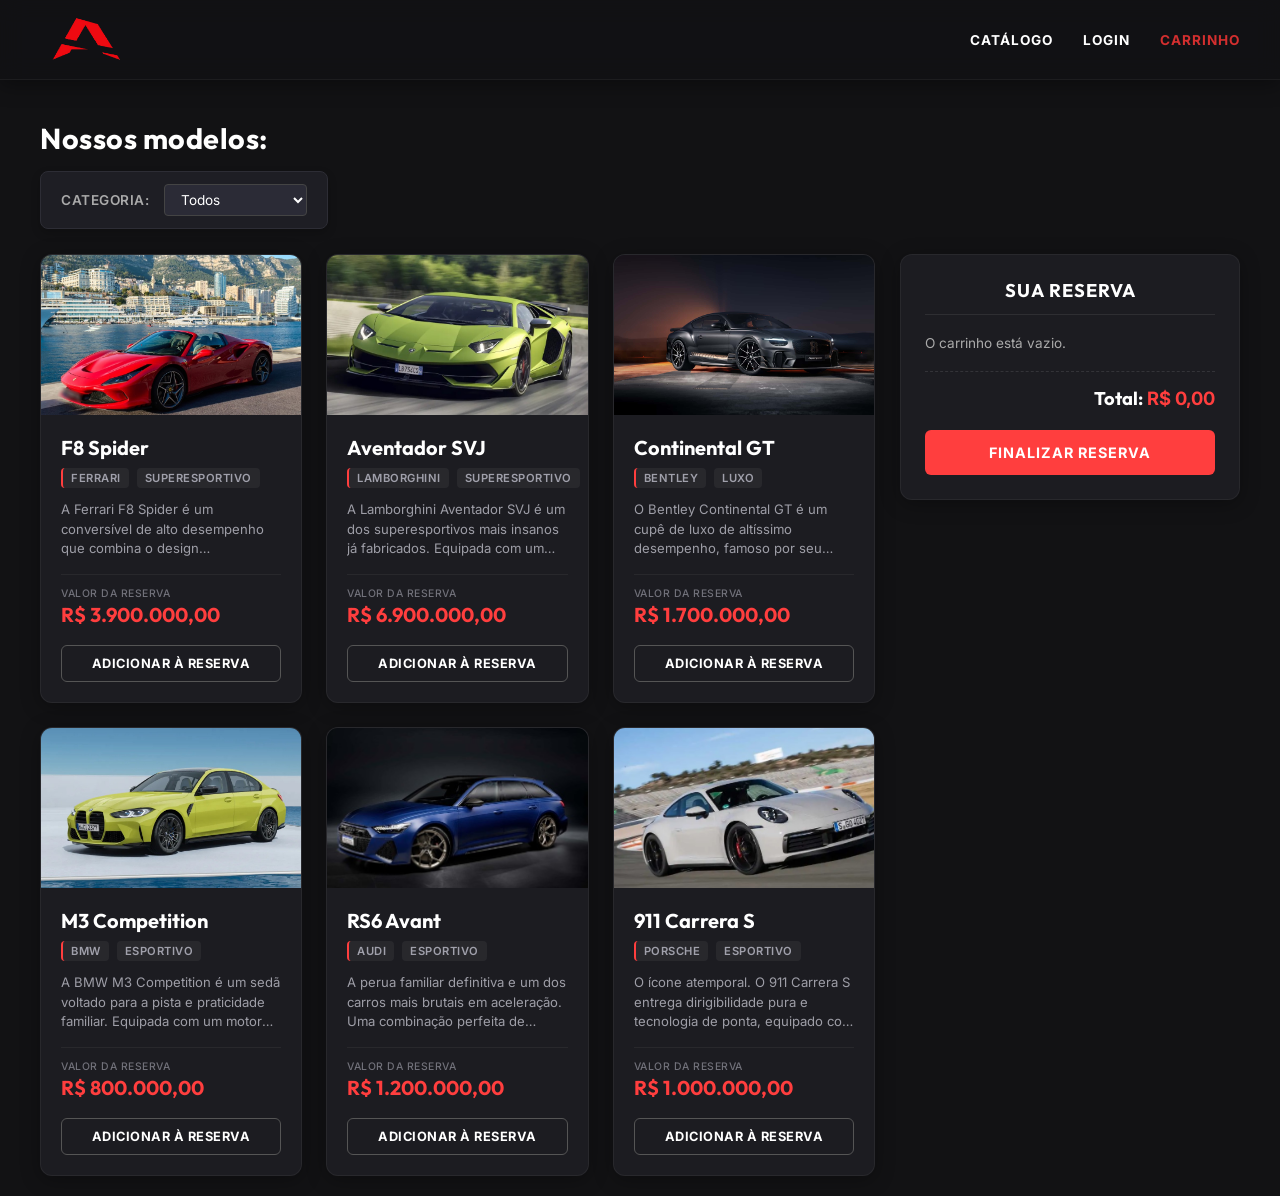
<file: carrinho.html>
<!DOCTYPE html>
<html lang="pt-BR">
<head>
    <meta charset="UTF-8">
    <meta name="viewport" content="width=device-width, initial-scale=1.0">
    <title>GrandCars - Carrinho de Reservas</title>
    <link rel="icon" href="assets/Afavicon.png">
    <link rel="stylesheet" href="style/styleCarrinho.css">
    <script src="scripts/carrinhoScript.js" defer></script>
</head>
<body>

    <!-- Barra de Navegação -->
    <nav class="navbar">
        <div class="logo-container">
            <a href="index.html">
                <img src="assets/AfaviconSemFundo.png" alt="GrandCars Logo">
            </a>
        </div>
        <div class="nav-links">
            <a href="index.html">Catálogo</a>
            <a href="login.html">Login</a>
            <a href="carrinho.html" style="color: #d32f2f;">Carrinho</a>
        </div>
    </nav>

    <!-- Cabeçalho de Modelos e Filtros -->
    <div class="top-bar">
        <h1>Nossos modelos:</h1>
        <div class="filtro-container">
            <label for="filtroCategoria">Categoria:</label>
            <select id="filtroCategoria" onchange="filtrarVitrine()">
                <option value="Todos">Todos</option>
                <option value="Superesportivo">Superesportivo</option>
                <option value="Esportivo">Esportivo</option>
                <option value="Luxo">Luxo</option>
            </select>
        </div>
    </div>

    <!-- Container Principal do Conteúdo -->
    <div class="container">
        <!-- Vitrine de Catálogo -->
        <div class="catalogo">
            <div class="car-grid" id="grid-carros">
                <!-- Inserido dinamicamente via JS -->
            </div>
        </div>

        <!-- Painel Lateral da Reserva (Carrinho) -->
        <div class="cart-panel">
            <h2>SUA RESERVA</h2>
            <div id="carrinho" style="font-size: 0.85rem; color: #aaa;">
                O carrinho está vazio.
            </div>
            <div class="total">Total: <span id="total">R$ 0,00</span></div>
            <button class="btn-finalizar" onclick="finalizarPedido()">FINALIZAR RESERVA</button>
        </div>
    </div>

    <!-- Modal Customizado -->
    <div id="customModal" class="modal">
        <div class="modal-content">
            <div class="modal-header">
                <span class="close-modal" onclick="fecharModal()">&times;</span>
            </div>
            <div class="modal-body">
                <div id="modalIcon" class="modal-icon">✅</div>
                <h2 id="modalTitle">Sucesso!</h2>
                <p id="modalMessage">Sua reserva foi processada com sucesso no sistema GrandCars.</p>
                <button class="btn-modal" onclick="fecharModal()">Confirmar</button>
            </div>
        </div>
    </div>

</body>
</html>
</file>
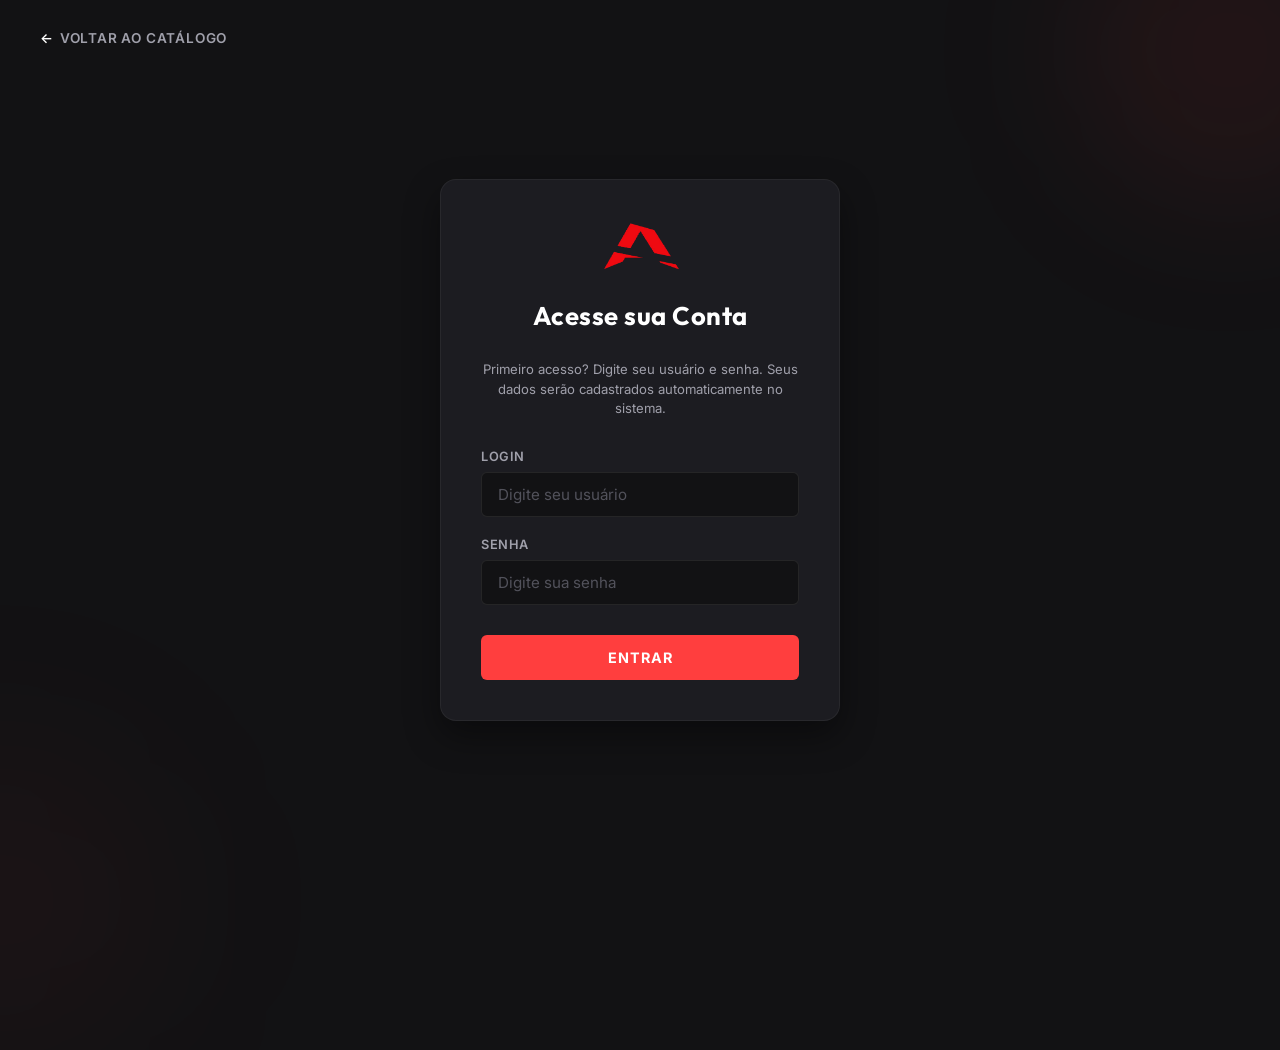
<file: login.html>
<!DOCTYPE html>
<html lang="pt-BR">
<head>
    <meta charset="UTF-8">
    <meta name="viewport" content="width=device-width, initial-scale=1.0">
    <title>GrandCars - Login</title>
    <link rel="icon" href="assets/Afavicon.png">
    <link rel="stylesheet" href="style/styleLogin.css">
</head>
<body>

    <!-- Botão de Voltar -->
    <a href="index.html" class="back-link">
        <span>&larr;</span> Voltar ao Catálogo
    </a>

    <!-- Container do Formulário de Login -->
    <div class="login-container">
        <form id="formCadastro">
            <div class="brand-logo">
                <img src="assets/AfaviconSemFundo.png" alt="GrandCars Logo">
            </div>
            <h1>Acesse sua Conta</h1>
            <p class="form-helper">Primeiro acesso? Digite seu usuário e senha. Seus dados serão cadastrados automaticamente no sistema.</p>
            
            <div class="input-group">
                <label for="login">Login</label>
                <input type="text" id="login" placeholder="Digite seu usuário" required>
            </div>
            
            <div class="input-group">
                <label for="senha">Senha</label>
                <input type="password" id="senha" placeholder="Digite sua senha" required>
            </div>
            
            <button type="submit" class="btn-submit">Entrar</button>
        </form>
    </div>

    <!-- Modal Customizado de Feedback -->
    <div id="customModal" class="modal">
        <div class="modal-content">
            <div class="modal-body">
                <div id="modalIcon" class="modal-icon">✅</div>
                <h2 id="modalTitle">Sucesso!</h2>
                <p id="modalMessage">Conta criada e login realizado com sucesso.</p>
                <button class="btn-modal" onclick="confirmarLogin()">Confirmar</button>
            </div>
        </div>
    </div>

    <script src="scripts/loginScript.js"></script>
</body>
</html>
</file>
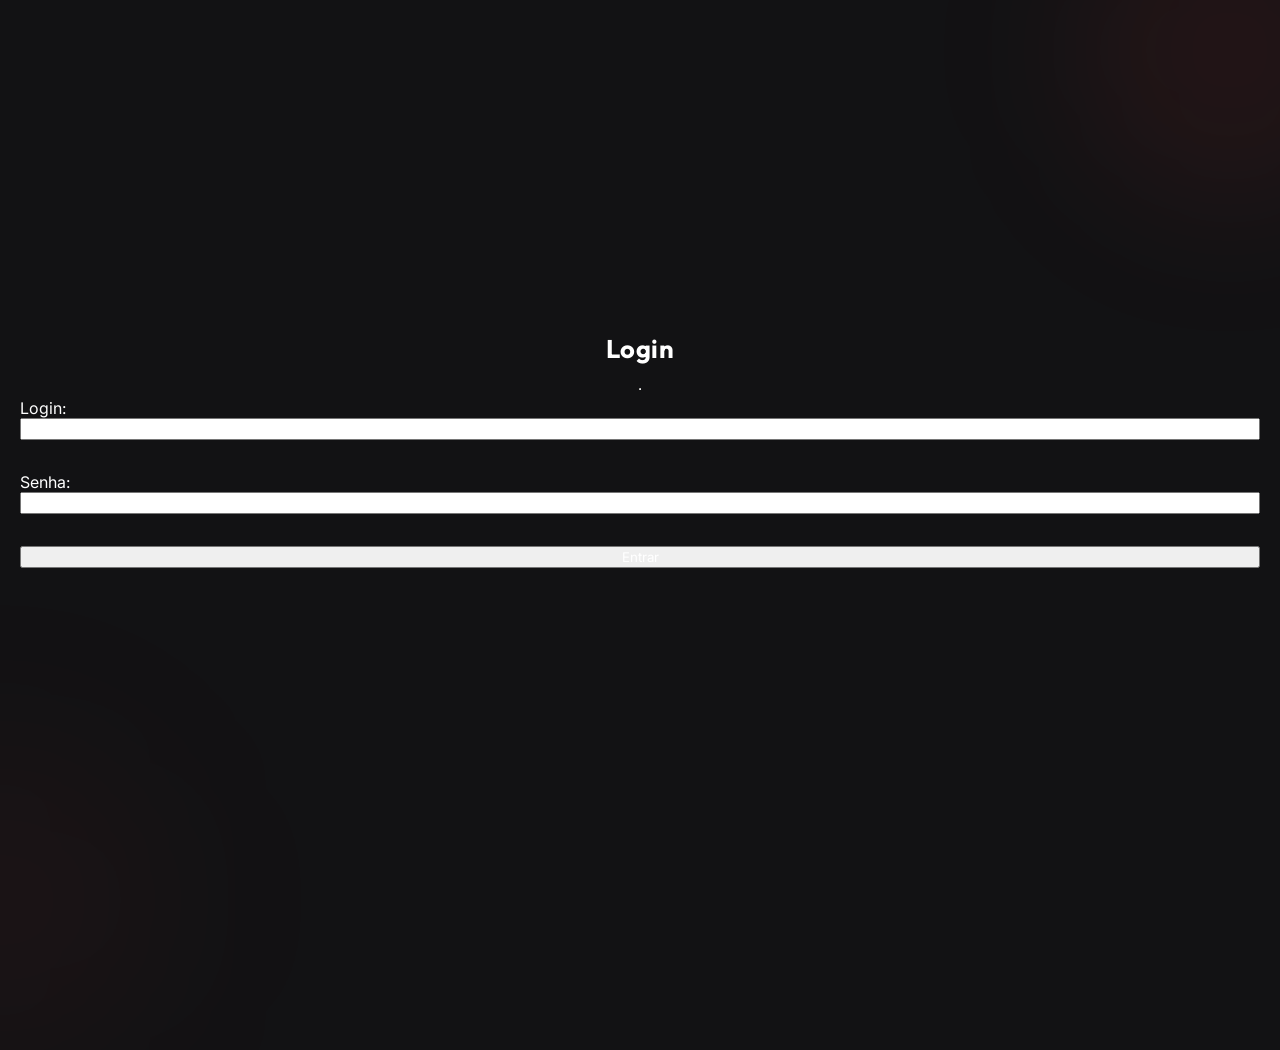
<file: html/login.html>
<!DOCTYPE html>
<html lang="pt-BR">
<head>
    <meta charset="UTF-8">
    <meta name="viewport" content="width=device-width, initial-scale=1.0">
    <title>Cadastro</title>
    <link rel="stylesheet" href="../style/styleLogin.css">
</head>
<body>
    <form id="formCadastro">
        <h1>Login</h1>
        <hr>
        <label for="login">Login:</label>
        <input type="text" id="login" required>
        <p></p>
        <label for="senha">Senha:</label>
        <input type="text" id="senha" required>
        <p></p>
        <button type="submit">Entrar</button>
        <script src="../scripts/loginScript.js"></script>
    </form>
</body>
</html>
</file>
<file: style/styleCarrinho.css>
@import url('https://fonts.googleapis.com/css2?family=Inter:wght@300;400;500;600;700&family=Outfit:wght@400;600;700;800&display=swap');

/* Reset e base */
* {
    margin: 0;
    padding: 0;
    box-sizing: border-box;
    font-family: 'Inter', sans-serif;
}

body {
    background-color: #121214;
    color: #ffffff;
    padding: 20px;
}

h1, h2, h3, th {
    font-family: 'Outfit', sans-serif;
}

/* Barra de Navegação */
.navbar {
    display: flex;
    justify-content: space-between;
    align-items: center;
    background-color: rgba(18, 18, 20, 0.75);
    backdrop-filter: blur(12px);
    -webkit-backdrop-filter: blur(12px);
    border-bottom: 1px solid rgba(255, 255, 255, 0.05);
    padding: 15px 40px;
    height: 80px;
    position: fixed;
    top: 0;
    left: 0;
    width: 100%;
    z-index: 10;
    box-shadow: 0 4px 20px rgba(0, 0, 0, 0.4);
}

.navbar .logo-container img {
    height: 50px;
    width: 90px;
    object-fit: contain;
    vertical-align: middle;
    transition: transform 0.2s;
}

.navbar .logo-container img:hover {
    transform: scale(1.05);
}

.navbar .nav-links {
    display: flex;
    gap: 30px;
}

.navbar .nav-links a {
    color: #ffffff;
    text-decoration: none;
    font-size: 0.85rem;
    font-weight: 700;
    text-transform: uppercase;
    letter-spacing: 1px;
    transition: color 0.2s, transform 0.2s;
}

.navbar .nav-links a:hover {
    color: #ff3e3e;
    transform: translateY(-1px);
}

/* Topo e Filtros */
.top-bar {
    margin-top: 100px; /* Offset because of fixed navbar */
    margin-bottom: 25px;
    padding: 0 20px;
}

.top-bar h1 {
    font-size: 1.8rem;
    color: #ffffff;
    margin-bottom: 15px;
    letter-spacing: 0.5px;
}

.filtro-container {
    display: flex;
    align-items: center;
    gap: 15px;
    background-color: #1e1e24;
    padding: 12px 20px;
    border-radius: 8px;
    width: fit-content;
    border: 1px solid #2d2d35;
    box-shadow: 0 4px 10px rgba(0, 0, 0, 0.2);
}

.filtro-container label {
    font-size: 0.85rem;
    font-weight: 600;
    color: #aaa;
    text-transform: uppercase;
    letter-spacing: 0.5px;
}

select {
    background-color: #2b2b36;
    color: white;
    border: 1px solid #444;
    padding: 6px 12px;
    border-radius: 4px;
    outline: none;
    cursor: pointer;
    font-size: 0.85rem;
    transition: border-color 0.2s;
}

select:focus {
    border-color: #ff3e3e;
}

/* Layout Principal */
.container {
    display: flex;
    gap: 25px;
    max-width: 1600px;
    margin: 0 auto;
    padding: 0 20px;
    align-items: flex-start;
}

/* Catálogo e Grid */
.catalogo {
    flex: 3;
}

.car-grid {
    display: grid;
    grid-template-columns: repeat(3, 1fr);
    gap: 24px;
}

.car-card {
    background-color: #1c1c21; 
    border: 1px solid rgba(255, 255, 255, 0.05);
    border-radius: 12px;
    display: flex;
    flex-direction: column;
    height: 100%;
    box-shadow: 0 4px 20px rgba(0, 0, 0, 0.3);
    overflow: hidden;
    transition: transform 0.3s cubic-bezier(0.25, 0.8, 0.25, 1), 
                box-shadow 0.3s cubic-bezier(0.25, 0.8, 0.25, 1), 
                border-color 0.3s ease;
}

.car-card:hover {
    transform: translateY(-8px);
    box-shadow: 0 12px 30px rgba(211, 47, 47, 0.15);
    border-color: #ff3e3e; 
}

.car-image-container {
    width: 100%;
    height: 160px;
    overflow: hidden;
    background-color: #121214;
}

.car-image {
    width: 100%;
    height: 100%;
    object-fit: cover;
    transition: transform 0.5s ease;
}

.car-card:hover .car-image {
    transform: scale(1.06);
}

.car-content {
    padding: 20px;
    display: flex;
    flex-direction: column;
    flex-grow: 1;
}

.car-title {
    font-size: 1.25rem;
    color: #fff;
    font-weight: 700;
    margin-bottom: 8px;
    font-family: 'Outfit', sans-serif;
}

/* Tags system */
.car-tags {
    display: flex;
    gap: 8px;
    margin-bottom: 12px;
}

.tag-brand, .tag-category {
    background-color: rgba(255, 255, 255, 0.05);
    color: #a0a0ab;
    font-size: 0.7rem;
    padding: 3px 8px;
    border-radius: 4px;
    font-weight: 600;
    text-transform: uppercase;
    letter-spacing: 0.5px;
}

.tag-brand {
    border-left: 2px solid #ff3e3e;
}

.car-desc {
    font-size: 0.82rem;
    color: #9e9ea7;
    margin-bottom: 15px;
    line-height: 1.5;
    
    display: -webkit-box;
    -webkit-line-clamp: 3;
    -webkit-box-orient: vertical;
    overflow: hidden;
    height: 4.5em;
}

/* Price block styling */
.car-preco-container {
    display: flex;
    flex-direction: column;
    margin-bottom: 18px;
    padding-top: 12px;
    border-top: 1px solid rgba(255, 255, 255, 0.05);
}

.preco-label {
    font-size: 0.65rem;
    color: #71717a;
    text-transform: uppercase;
    letter-spacing: 0.5px;
    font-weight: 500;
}

.preco-valor {
    font-size: 1.25rem;
    font-weight: 700;
    color: #ff3e3e;
    font-family: 'Outfit', sans-serif;
    margin-top: 2px;
}

/* Carrinho (Fixo na direita) */
.cart-panel {
    flex: 1;
    min-width: 340px;
    background-color: #1c1c21;
    border: 1px solid rgba(255, 255, 255, 0.05);
    padding: 24px;
    position: sticky;
    top: 100px;
    border-radius: 12px;
    box-shadow: 0 4px 20px rgba(0, 0, 0, 0.3);
}

.cart-panel h2 {
    text-align: center;
    margin-bottom: 20px;
    font-size: 1.15rem;
    color: #fff;
    border-bottom: 1px solid rgba(255, 255, 255, 0.08);
    padding-bottom: 12px;
    letter-spacing: 1px;
    font-weight: 700;
    text-transform: uppercase;
}

/* Items in Cart checkout list */
.item {
    display: flex;
    justify-content: space-between;
    align-items: center;
    padding: 12px;
    margin-bottom: 10px;
    background: #121214;
    border: 1px solid rgba(255, 255, 255, 0.03);
    border-radius: 6px;
    font-size: 0.85rem;
}

.item-info {
    display: flex;
    flex-direction: column;
    gap: 3px;
    max-width: 140px;
}

.item-controls {
    display: flex;
    align-items: center;
    gap: 6px;
}

.btn-control {
    background-color: #2b2b36;
    border: 1px solid #444;
    color: white;
    width: 24px;
    height: 24px;
    display: flex;
    justify-content: center;
    align-items: center;
    cursor: pointer;
    border-radius: 4px;
    font-size: 0.8rem;
    font-weight: bold;
    transition: all 0.2s;
    padding: 0;
}

.btn-control:hover {
    background-color: #ff3e3e;
    border-color: #ff3e3e;
}

.item-qty {
    font-size: 0.88rem;
    font-weight: bold;
    min-width: 18px;
    text-align: center;
    color: #ffffff;
}

.btn-remover {
    background: none;
    border: none;
    color: #ff4444;
    cursor: pointer;
    font-weight: bold;
    margin-left: 5px;
    font-size: 0.95rem;
    transition: color 0.2s, transform 0.2s;
    padding: 2px 5px;
}

.btn-remover:hover {
    color: #ff1111;
    transform: scale(1.1);
}

.total {
    text-align: right;
    margin-top: 20px;
    font-size: 1.15rem;
    font-weight: bold;
    border-top: 1px dashed rgba(255, 255, 255, 0.1);
    padding-top: 15px;
    font-family: 'Outfit', sans-serif;
}

.total span {
    color: #ff3e3e;
}

/* Botões */
.btn-add {
    margin-top: auto;
    background-color: transparent;
    color: #fff;
    border: 1px solid #555;
    padding: 10px 0;
    width: 100%;
    font-size: 0.8rem;
    cursor: pointer;
    border-radius: 6px;
    transition: all 0.2s ease;
    font-weight: bold;
    text-transform: uppercase;
    letter-spacing: 0.5px;
}

.btn-add:hover {
    border-color: #ff3e3e;
    color: #ff3e3e;
    background-color: rgba(255, 62, 62, 0.05);
}

.btn-finalizar {
    width: 100%;
    padding: 14px;
    background-color: #ff3e3e;
    color: white;
    font-size: 0.9rem;
    border: none;
    border-radius: 6px;
    cursor: pointer;
    margin-top: 20px;
    font-weight: bold;
    text-transform: uppercase;
    letter-spacing: 1px;
    transition: background-color 0.2s, transform 0.2s, box-shadow 0.2s;
}

.btn-finalizar:hover {
    background-color: #e12d2d;
    box-shadow: 0 4px 12px rgba(255, 62, 62, 0.3);
}

/* Custom Modal */
.modal {
    display: none;
    position: fixed;
    z-index: 100;
    left: 0;
    top: 0;
    width: 100%;
    height: 100%;
    overflow: auto;
    background-color: rgba(10, 10, 12, 0.6);
    backdrop-filter: blur(8px);
    -webkit-backdrop-filter: blur(8px);
    justify-content: center;
    align-items: center;
}

.modal-content {
    background-color: #1c1c21;
    border: 1px solid rgba(255, 255, 255, 0.08);
    border-radius: 16px;
    width: 90%;
    max-width: 420px;
    box-shadow: 0 15px 35px rgba(0, 0, 0, 0.5);
    animation: modalScaleUp 0.3s cubic-bezier(0.34, 1.56, 0.64, 1);
    overflow: hidden;
}

@keyframes modalScaleUp {
    from { transform: scale(0.85); opacity: 0; }
    to { transform: scale(1); opacity: 1; }
}

.modal-header {
    padding: 15px 20px 5px 20px;
    display: flex;
    justify-content: flex-end;
}

.close-modal {
    color: #71717a;
    font-size: 28px;
    font-weight: bold;
    cursor: pointer;
    transition: color 0.2s;
    line-height: 20px;
}

.close-modal:hover {
    color: #fff;
}

.modal-body {
    padding: 10px 30px 30px 30px;
    text-align: center;
}

.modal-icon {
    font-size: 56px;
    margin-bottom: 20px;
    line-height: 1;
}

.modal-body h2 {
    font-family: 'Outfit', sans-serif;
    font-size: 1.6rem;
    font-weight: 700;
    color: #fff;
    margin-top: 0;
    margin-bottom: 12px;
}

.modal-body p {
    font-family: 'Inter', sans-serif;
    font-size: 0.95rem;
    color: #a0a0ab;
    line-height: 1.5;
    margin-top: 0;
    margin-bottom: 25px;
}

.btn-modal {
    background-color: #ff3e3e;
    color: #fff;
    border: none;
    padding: 12px 35px;
    font-size: 0.9rem;
    font-weight: 700;
    border-radius: 6px;
    cursor: pointer;
    text-transform: uppercase;
    letter-spacing: 0.8px;
    transition: background-color 0.2s, transform 0.2s;
}

.btn-modal:hover {
    background-color: #d32f2f;
    transform: translateY(-1px);
}

/* Responsividade */
@media (max-width: 1200px) {
    .car-grid { grid-template-columns: repeat(2, 1fr); }
}

@media (max-width: 800px) {
    .container { flex-direction: column; }
    .car-grid { grid-template-columns: 1fr; }
    .cart-panel { width: 100%; position: static; }
}
</file>
<file: style/styleLogin.css>
@import url('https://fonts.googleapis.com/css2?family=Inter:wght@300;400;500;600;700&family=Outfit:wght@400;600;700;800&display=swap');

* {
    box-sizing: border-box;
    font-family: 'Inter', sans-serif;
    color: white;
}

body {
    background-color: #121214;
    display: flex;
    justify-content: center;
    align-items: center;
    min-height: 100vh;
    margin: 0;
    padding: 20px;
    position: relative;
    overflow: hidden;
}

/* Background Glowing Accents */
body::before {
    content: '';
    position: absolute;
    width: 300px;
    height: 300px;
    background-color: rgba(255, 62, 62, 0.08);
    border-radius: 50%;
    filter: blur(80px);
    top: -100px;
    right: -100px;
    z-index: 1;
}

body::after {
    content: '';
    position: absolute;
    width: 300px;
    height: 300px;
    background-color: rgba(255, 62, 62, 0.05);
    border-radius: 50%;
    filter: blur(100px);
    bottom: -150px;
    left: -150px;
    z-index: 1;
}

.back-link {
    position: absolute;
    top: 30px;
    left: 40px;
    color: #a0a0ab;
    text-decoration: none;
    font-size: 0.85rem;
    font-weight: 600;
    text-transform: uppercase;
    letter-spacing: 0.8px;
    transition: color 0.2s, transform 0.2s;
    z-index: 5;
    display: flex;
    align-items: center;
    gap: 6px;
}

.back-link:hover {
    color: #ff3e3e;
    transform: translateX(-3px);
}

/* Login Card Container */
.login-container {
    width: 100%;
    max-width: 400px;
    background-color: #1c1c21;
    border: 1px solid rgba(255, 255, 255, 0.05);
    border-radius: 16px;
    padding: 40px;
    box-shadow: 0 15px 35px rgba(0, 0, 0, 0.4);
    z-index: 3;
    animation: slideInUp 0.4s ease-out;
}

@keyframes slideInUp {
    from { transform: translateY(20px); opacity: 0; }
    to { transform: translateY(0); opacity: 1; }
}

form {
    display: flex;
    flex-direction: column;
    width: 100%;
}

.brand-logo {
    text-align: center;
    margin-bottom: 20px;
}

.brand-logo img {
    height: 55px;
    width: auto;
    object-fit: contain;
}

form h1 {
    font-family: 'Outfit', sans-serif;
    font-size: 1.6rem;
    font-weight: 700;
    text-align: center;
    margin-top: 0;
    margin-bottom: 15px;
    letter-spacing: 0.5px;
}

.form-helper {
    font-size: 0.82rem;
    color: #a0a0ab;
    text-align: center;
    margin-bottom: 30px;
    line-height: 1.5;
}

/* Input Fields grouping */
.input-group {
    display: flex;
    flex-direction: column;
    gap: 8px;
    margin-bottom: 20px;
}

.input-group label {
    font-size: 0.8rem;
    font-weight: 600;
    color: #a0a0ab;
    text-transform: uppercase;
    letter-spacing: 0.5px;
}

.input-group input {
    background-color: #121214;
    border: 1px solid rgba(255, 255, 255, 0.08);
    border-radius: 6px;
    padding: 12px 16px;
    font-size: 0.95rem;
    color: #fff;
    outline: none;
    font-family: 'Inter', sans-serif;
    transition: border-color 0.2s, box-shadow 0.2s;
    width: 100%;
}

.input-group input::placeholder {
    color: #52525b;
}

.input-group input:focus {
    border-color: #ff3e3e;
    box-shadow: 0 0 8px rgba(255, 62, 62, 0.25);
}

/* Submit Button */
.btn-submit {
    background-color: #ff3e3e;
    color: white;
    border: none;
    border-radius: 6px;
    padding: 14px;
    font-size: 0.9rem;
    font-weight: 700;
    cursor: pointer;
    text-transform: uppercase;
    letter-spacing: 1px;
    transition: background-color 0.2s, transform 0.2s, box-shadow 0.2s;
    margin-top: 10px;
    width: 100%;
}

.btn-submit:hover {
    background-color: #e12d2d;
    transform: translateY(-1px);
    box-shadow: 0 4px 12px rgba(255, 62, 62, 0.3);
}

.btn-submit:active {
    transform: translateY(0px);
}

/* Custom Modal */
.modal {
    display: none;
    position: fixed;
    z-index: 100;
    left: 0;
    top: 0;
    width: 100%;
    height: 100%;
    overflow: auto;
    background-color: rgba(10, 10, 12, 0.6);
    backdrop-filter: blur(8px);
    -webkit-backdrop-filter: blur(8px);
    justify-content: center;
    align-items: center;
}

.modal-content {
    background-color: #1c1c21;
    border: 1px solid rgba(255, 255, 255, 0.08);
    border-radius: 16px;
    width: 90%;
    max-width: 400px;
    box-shadow: 0 15px 35px rgba(0, 0, 0, 0.5);
    animation: modalScaleUp 0.3s cubic-bezier(0.34, 1.56, 0.64, 1);
    overflow: hidden;
}

@keyframes modalScaleUp {
    from { transform: scale(0.85); opacity: 0; }
    to { transform: scale(1); opacity: 1; }
}

.modal-body {
    padding: 40px 30px;
    text-align: center;
}

.modal-icon {
    font-size: 56px;
    margin-bottom: 20px;
    line-height: 1;
}

.modal-body h2 {
    font-family: 'Outfit', sans-serif;
    font-size: 1.6rem;
    font-weight: 700;
    color: #fff;
    margin-top: 0;
    margin-bottom: 12px;
}

.modal-body p {
    font-family: 'Inter', sans-serif;
    font-size: 0.95rem;
    color: #a0a0ab;
    line-height: 1.5;
    margin-top: 0;
    margin-bottom: 25px;
}

.btn-modal {
    background-color: #ff3e3e;
    color: #fff;
    border: none;
    padding: 12px 35px;
    font-size: 0.9rem;
    font-weight: 700;
    border-radius: 6px;
    cursor: pointer;
    text-transform: uppercase;
    letter-spacing: 0.8px;
    transition: background-color 0.2s, transform 0.2s;
    width: 100%;
}

.btn-modal:hover {
    background-color: #d32f2f;
    transform: translateY(-1px);
}
</file>
